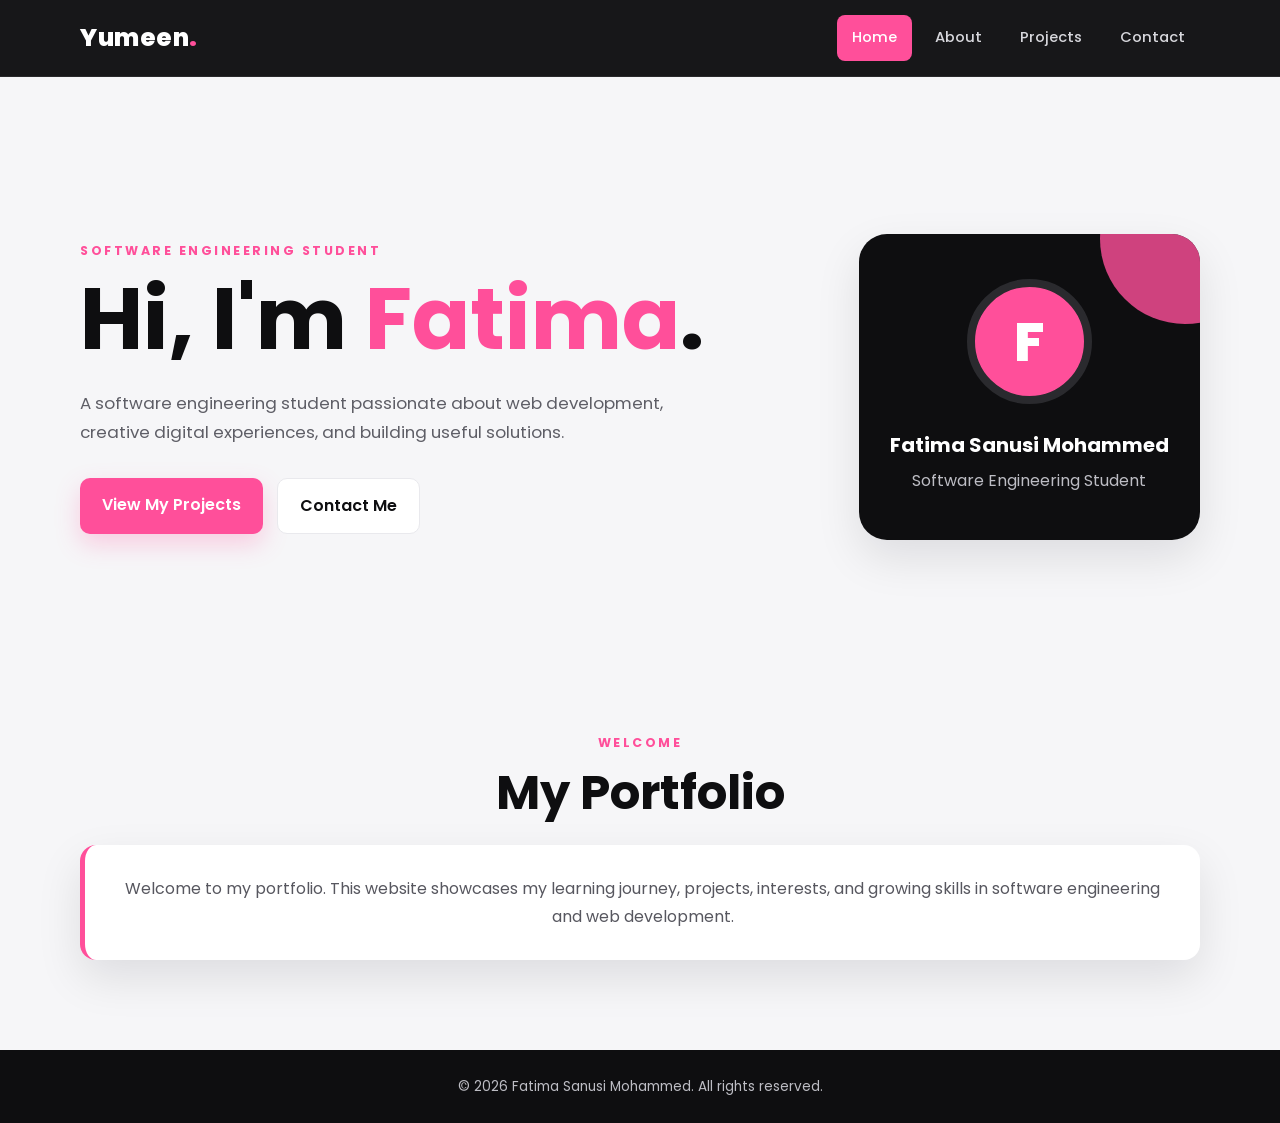
<file: index.html>
<!DOCTYPE html>
<html lang="en">
<head>
    <meta charset="UTF-8">
    <meta name="viewport" content="width=device-width, initial-scale=1.0">
    <meta name="description" content="Fatima Sanusi Mohammed's software engineering portfolio.">
    <title>Fatima | Portfolio</title>
    <link rel="stylesheet" href="css/style.css">
</head>
<body>
    <header class="site-header">
        <div class="container nav-wrap">
            <a class="logo" href="index.html">Yumeen<span>.</span></a>
            <button class="menu-toggle" aria-label="Toggle navigation">☰</button>
            <nav class="navbar">
                <a class="active" href="index.html">Home</a>
                <a href="about.html">About</a>
                <a href="projects.html">Projects</a>
                 <a href="contact.html">Contact</a>
            </nav>
        </div>
    </header>

    <main>
        <section class="hero container">
            <div class="hero-content">
                <p class="eyebrow">SOFTWARE ENGINEERING STUDENT</p>
                <h1>Hi, I'm <span>Fatima</span>.</h1>
                <p class="hero-text">A software engineering student passionate about web development, creative digital experiences, and building useful solutions.</p>
                <div class="hero-buttons">
                    <a class="btn primary" href="projects.html">View My Projects</a>
                    <a class="btn secondary" href="contact.html">Contact Me</a>
                </div>
            </div>
            <div class="hero-card">
                <div class="profile-circle">F</div>
                <h2>Fatima Sanusi Mohammed</h2>
                <p>Software Engineering Student</p>
            </div>
        </section>

        <section class="section container">
            <div class="section-heading">
                <p class="eyebrow">WELCOME</p>
                <h2>My Portfolio</h2>
            </div>
            <div class="info-card">
                <p>Welcome to my portfolio. This website showcases my learning journey, projects, interests, and growing skills in software engineering and web development.</p>
            </div>
        </section>
    </main>

    <footer>
        <p>&copy; 2026 Fatima Sanusi Mohammed. All rights reserved.</p>
    </footer>
    <script src="js/app.js"></script>
</body>
</html>
</file>
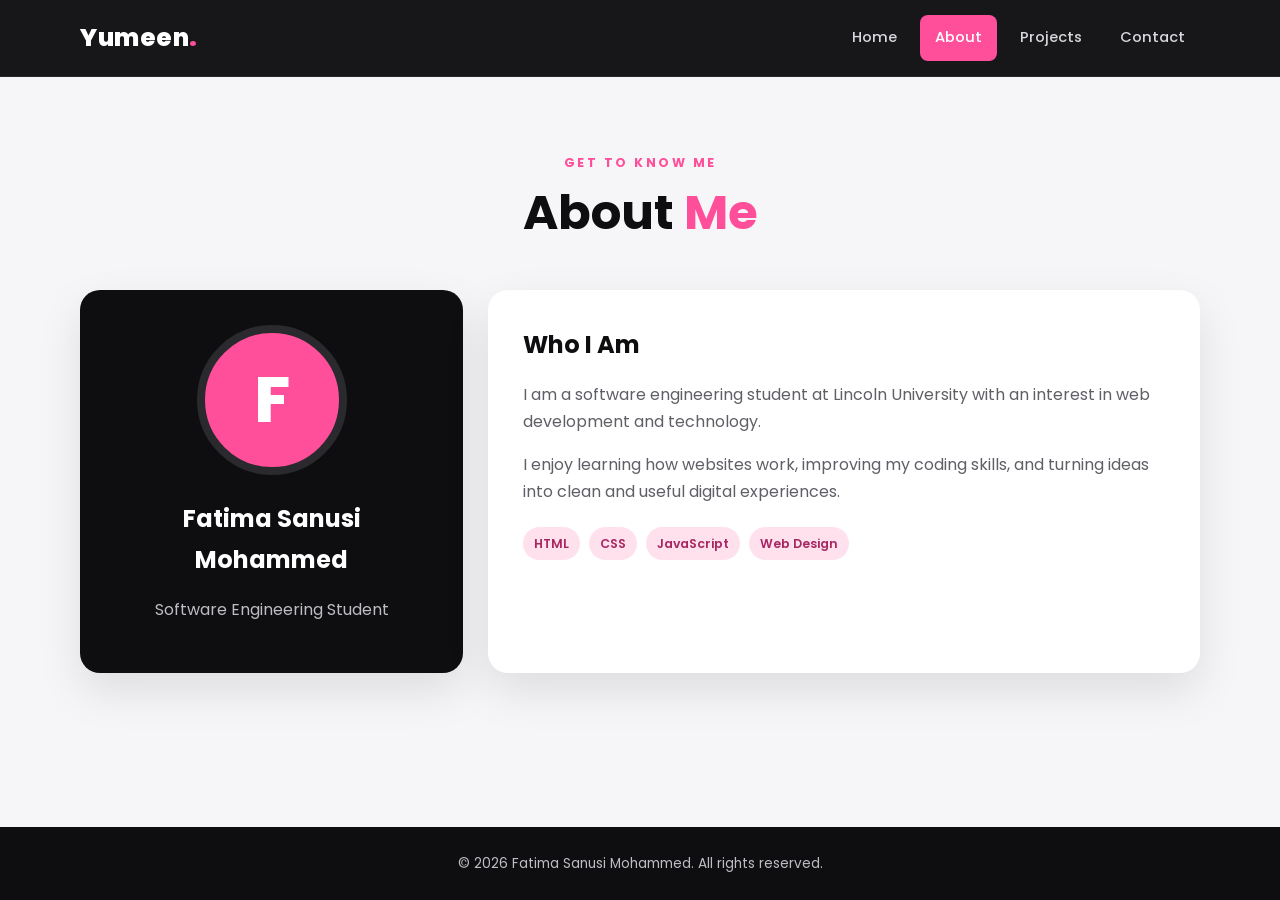
<file: about.html>
<!DOCTYPE html>
<html lang="en">
<head>
    <meta charset="UTF-8">
    <meta name="viewport" content="width=device-width, initial-scale=1.0">
    <title>About | Fatima</title>
    <link rel="stylesheet" href="css/style.css">
</head>
<body>
    <header class="site-header">
        <div class="container nav-wrap">
            <a class="logo" href="index.html">Yumeen<span>.</span></a>
            <button class="menu-toggle" aria-label="Toggle navigation">☰</button>
            <nav class="navbar">
                <a href="index.html">Home</a>
                <a class="active" href="about.html">About</a>
                <a href="projects.html">Projects</a>
                <a href="contact.html">Contact</a>
            </nav>
        </div>
    </header>

    <main class="container page">
        <section class="page-heading">
            <p class="eyebrow">GET TO KNOW ME</p>
            <h1>About <span>Me</span></h1>
        </section>

        <section class="about-grid">
            <div class="about-card highlight">
                <div class="profile-circle large">F</div>
                <h2>Fatima Sanusi Mohammed</h2>
                <p>Software Engineering Student</p>
            </div>
            <div class="about-card">
                <h2>Who I Am</h2>
                <p>I am a software engineering student at Lincoln University with an interest in web development and technology.</p>
                <p>I enjoy learning how websites work, improving my coding skills, and turning ideas into clean and useful digital experiences.</p>
                <div class="skills">
                    <span>HTML</span><span>CSS</span><span>JavaScript</span><span>Web Design</span>
                </div>
            </div>
        </section>
    </main>

    <footer>
        <p>&copy; 2026 Fatima Sanusi Mohammed. All rights reserved.</p>
    </footer>
    <script src="js/app.js"></script>
</body>
</html>
</file>
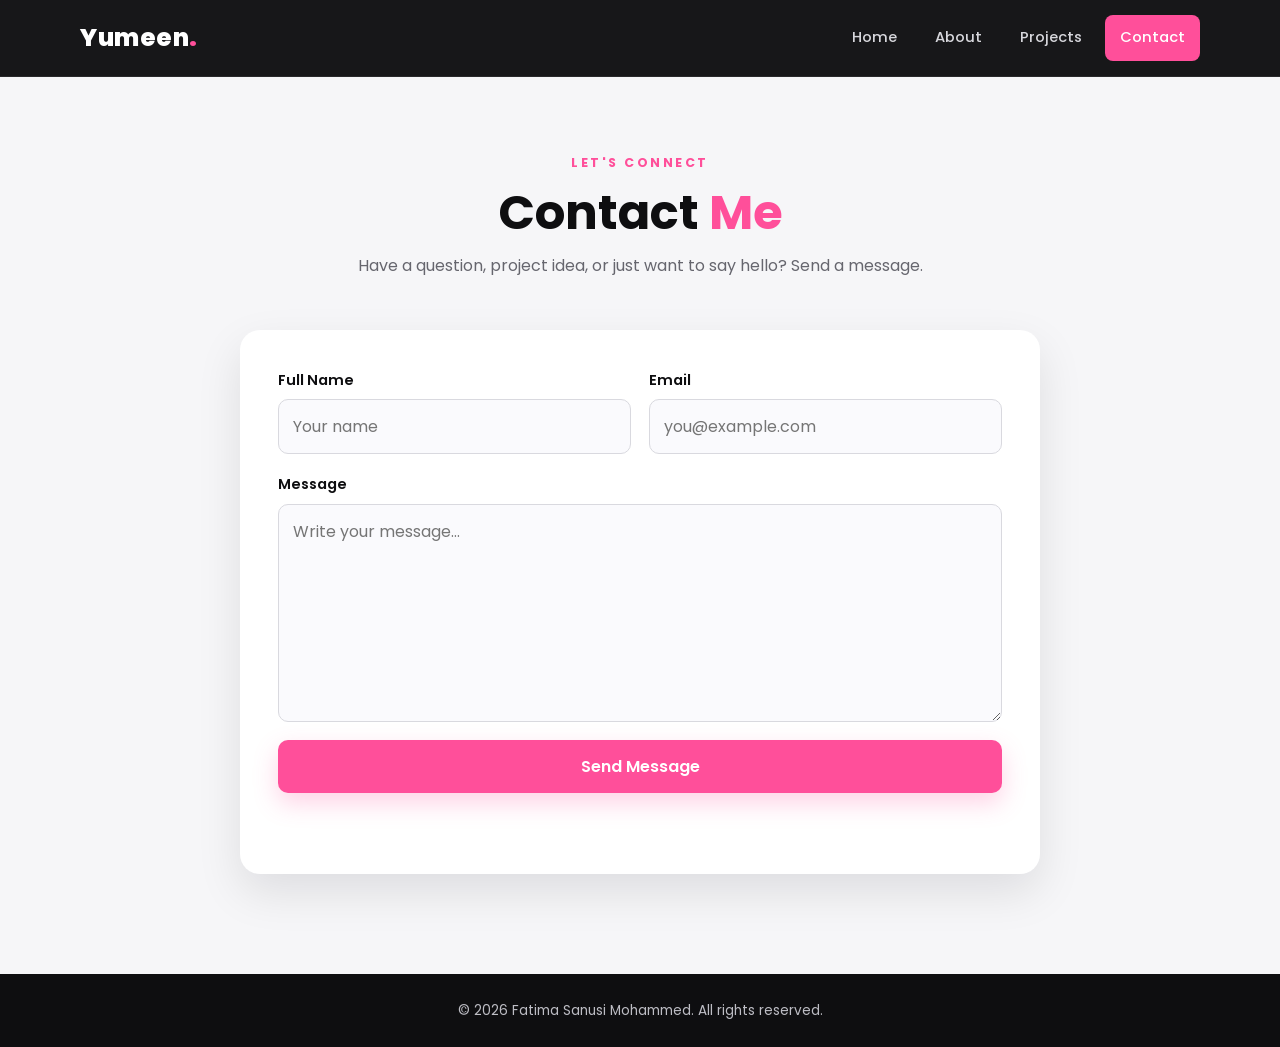
<file: contact.html>
<!DOCTYPE html>
<html lang="en">
<head>
    <meta charset="UTF-8">
    <meta name="viewport" content="width=device-width, initial-scale=1.0">
    <title>Contact | Fatima</title>
    <link rel="stylesheet" href="css/style.css">
</head>
<body>
    <header class="site-header">
        <div class="container nav-wrap">
            <a class="logo" href="index.html">Yumeen<span>.</span></a>
            <button class="menu-toggle" aria-label="Toggle navigation">☰</button>
            <nav class="navbar">
                <a href="index.html">Home</a>
                <a href="about.html">About</a>
                <a href="projects.html">Projects</a>
                <a class="active" href="contact.html">Contact</a>
            </nav>
        </div>
    </header>

    <main class="container page">
        <section class="page-heading">
            <p class="eyebrow">LET'S CONNECT</p>
            <h1>Contact <span>Me</span></h1>
            <p>Have a question, project idea, or just want to say hello? Send a message.</p>
        </section>

        <section class="contact-box">
            <form id="contactForm">
                <div class="form-row">
                    <div class="field">
                        <label for="fullname">Full Name</label>
                        <input type="text" id="fullname" name="fullname" placeholder="Your name" required>
                    </div>
                    <div class="field">
                        <label for="email">Email</label>
                        <input type="email" id="email" name="email" placeholder="you@example.com" required>
                    </div>
                </div>
                <div class="field">
                    <label for="message">Message</label>
                    <textarea id="message" name="message" rows="7" placeholder="Write your message..." required></textarea>
                </div>
                <button class="btn primary" type="submit">Send Message</button>
                <p id="formMessage" class="form-message"></p>
            </form>
        </section>
    </main>

    <footer>
        <p>&copy; 2026 Fatima Sanusi Mohammed. All rights reserved.</p>
    </footer>
    <script src="js/app.js"></script>
</body>
</html>
</file>
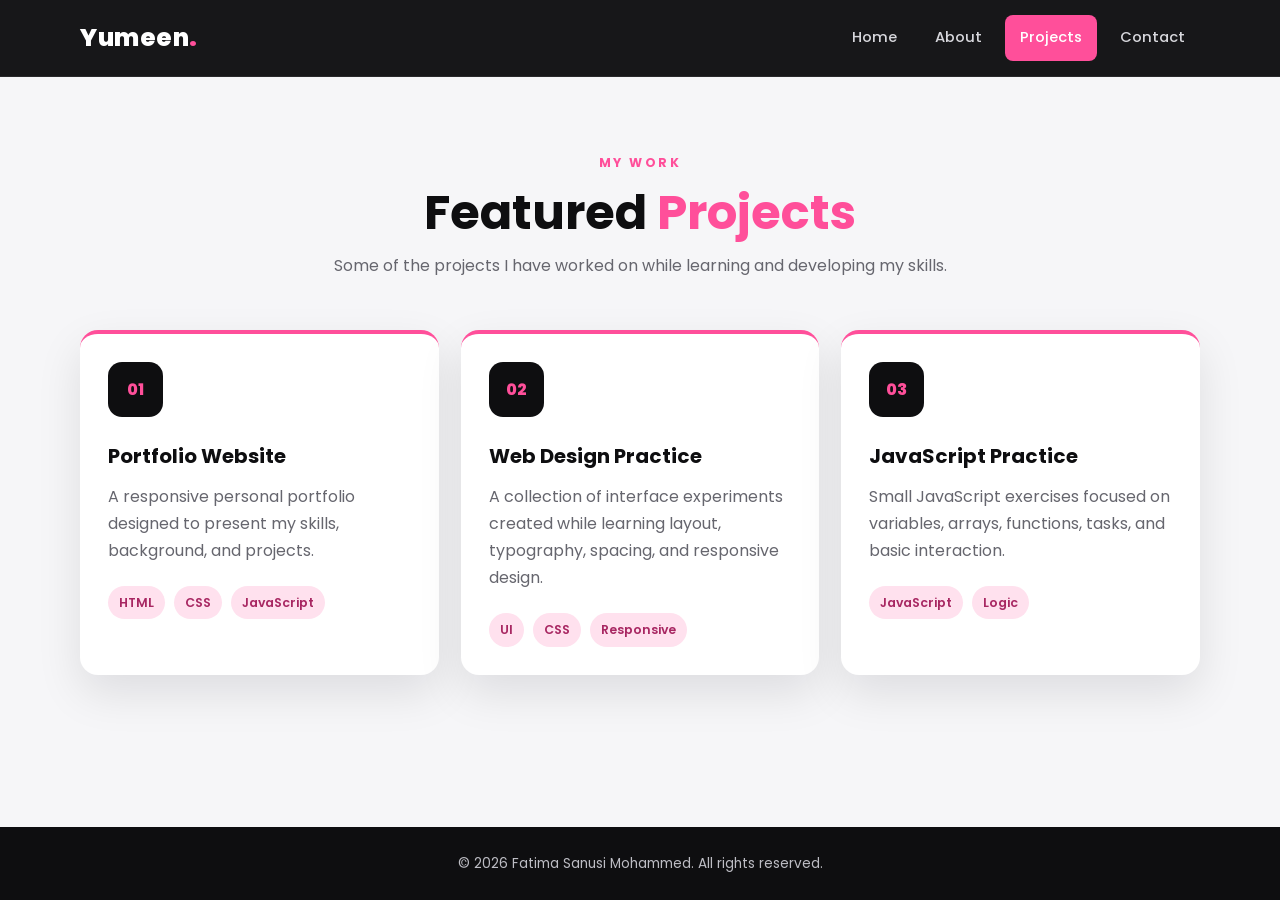
<file: projects.html>
<!DOCTYPE html>
<html lang="en">
<head>
    <meta charset="UTF-8">
    <meta name="viewport" content="width=device-width, initial-scale=1.0">
    <title>Projects | Fatima</title>
    <link rel="stylesheet" href="css/style.css">
</head>
<body>
    <header class="site-header">
        <div class="container nav-wrap">
            <a class="logo" href="index.html">Yumeen<span>.</span></a>
            <button class="menu-toggle" aria-label="Toggle navigation">☰</button>
            <nav class="navbar">
                <a href="index.html">Home</a>
                <a href="about.html">About</a>
                <a class="active" href="projects.html">Projects</a>
                <a href="contact.html">Contact</a>
            </nav>
        </div>
    </header>

    <main class="container page">
        <section class="page-heading">
            <p class="eyebrow">MY WORK</p>
            <h1>Featured <span>Projects</span></h1>
            <p>Some of the projects I have worked on while learning and developing my skills.</p>
        </section>

        <section class="project-grid">
            <article class="project-card">
                <div class="project-icon">01</div>
                <div>
                    <h2>Portfolio Website</h2>
                    <p>A responsive personal portfolio designed to present my skills, background, and projects.</p>
                    <div class="tags"><span>HTML</span><span>CSS</span><span>JavaScript</span></div>
                </div>
            </article>
            <article class="project-card">
                <div class="project-icon">02</div>
                <div>
                    <h2>Web Design Practice</h2>
                    <p>A collection of interface experiments created while learning layout, typography, spacing, and responsive design.</p>
                    <div class="tags"><span>UI</span><span>CSS</span><span>Responsive</span></div>
                </div>
            </article>
            <article class="project-card">
                <div class="project-icon">03</div>
                <div>
                    <h2>JavaScript Practice</h2>
                    <p>Small JavaScript exercises focused on variables, arrays, functions, tasks, and basic interaction.</p>
                    <div class="tags"><span>JavaScript</span><span>Logic</span></div>
                </div>
            </article>
        </section>
    </main>

    <footer>
        <p>&copy; 2026 Fatima Sanusi Mohammed. All rights reserved.</p>
    </footer>
    <script src="js/app.js"></script>
</body>
</html>
</file>
<file: css/style.css>
@import url('https://fonts.googleapis.com/css2?family=Poppins:wght@400;500;600;700;800&display=swap');

:root {
    --black: #0e0e10;
    --dark: #17171a;
    --grey: #9b9ba3;
    --light-grey: #e9e9ed;
    --white: #ffffff;
    --pink: #ff4f9a;
    --pink-dark: #d9367d;
    --pink-soft: #ffe1ee;
    --shadow: 0 18px 45px rgba(14, 14, 16, 0.10);
}

* {
    box-sizing: border-box;
    margin: 0;
    padding: 0;
}

html {
    scroll-behavior: smooth;
}

body {
    font-family: 'Poppins', Arial, sans-serif;
    background: #f6f6f8;
    color: var(--black);
    line-height: 1.7;
}

a {
    color: inherit;
    text-decoration: none;
}

.container {
    width: min(1120px, 92%);
    margin: 0 auto;
}

.site-header {
    position: sticky;
    top: 0;
    z-index: 100;
    background: rgba(14, 14, 16, 0.96);
    border-bottom: 1px solid rgba(255,255,255,0.08);
    backdrop-filter: blur(10px);
}

.nav-wrap {
    min-height: 76px;
    display: flex;
    align-items: center;
    justify-content: space-between;
    gap: 30px;
}

.logo {
    color: var(--white);
    font-size: 1.55rem;
    font-weight: 800;
    letter-spacing: 0.5px;
}

.logo span, h1 span, .eyebrow {
    color: var(--pink);
}

.navbar {
    display: flex;
    align-items: center;
    gap: 8px;
}

.navbar a {
    color: #d7d7dc;
    padding: 10px 15px;
    border-radius: 8px;
    font-size: 0.92rem;
    font-weight: 500;
    transition: 0.25s ease;
}

.navbar a:hover,
.navbar a.active {
    color: var(--white);
    background: var(--pink);
}

.menu-toggle {
    display: none;
    border: 0;
    background: transparent;
    color: white;
    font-size: 1.6rem;
    cursor: pointer;
}

.hero {
    min-height: 620px;
    display: grid;
    grid-template-columns: 1.35fr 0.65fr;
    align-items: center;
    gap: 70px;
    padding-top: 65px;
    padding-bottom: 65px;
}

.eyebrow {
    font-size: 0.78rem;
    font-weight: 700;
    letter-spacing: 2.5px;
    margin-bottom: 12px;
}

.hero h1 {
    font-size: clamp(3rem, 7vw, 5.4rem);
    line-height: 1.05;
    margin-bottom: 25px;
}

.hero-text {
    max-width: 650px;
    color: #5e5e66;
    font-size: 1.05rem;
}

.hero-buttons {
    display: flex;
    flex-wrap: wrap;
    gap: 14px;
    margin-top: 32px;
}

.btn {
    display: inline-block;
    border: 0;
    border-radius: 10px;
    padding: 13px 22px;
    font: inherit;
    font-weight: 600;
    cursor: pointer;
    transition: transform 0.2s ease, box-shadow 0.2s ease, background 0.2s ease;
}

.btn:hover {
    transform: translateY(-2px);
}

.btn.primary {
    color: var(--white);
    background: var(--pink);
    box-shadow: 0 10px 25px rgba(255, 79, 154, 0.25);
}

.btn.primary:hover {
    background: var(--pink-dark);
}

.btn.secondary {
    color: var(--black);
    background: var(--white);
    border: 1px solid var(--light-grey);
}

.hero-card {
    background: var(--black);
    color: var(--white);
    border-radius: 28px;
    padding: 45px 30px;
    text-align: center;
    box-shadow: var(--shadow);
    position: relative;
    overflow: hidden;
}

.hero-card::before {
    content: "";
    position: absolute;
    width: 170px;
    height: 170px;
    background: var(--pink);
    border-radius: 50%;
    top: -80px;
    right: -70px;
    opacity: 0.8;
}

.profile-circle {
    width: 125px;
    height: 125px;
    margin: 0 auto 24px;
    display: grid;
    place-items: center;
    border-radius: 50%;
    background: var(--pink);
    color: var(--white);
    border: 8px solid #2a2a2e;
    font-size: 3.4rem;
    font-weight: 800;
    position: relative;
}

.profile-circle.large {
    width: 150px;
    height: 150px;
    font-size: 4rem;
}

.hero-card h2 {
    font-size: 1.25rem;
    margin-bottom: 5px;
}

.hero-card p {
    color: #bdbdc4;
}

.section {
    padding: 35px 0 90px;
}

.section-heading {
    text-align: center;
    margin-bottom: 25px;
}

.section-heading h2,
.page-heading h1 {
    font-size: clamp(2rem, 4vw, 3rem);
    line-height: 1.15;
}

.info-card {
    background: var(--white);
    border-left: 5px solid var(--pink);
    padding: 30px;
    border-radius: 16px;
    box-shadow: var(--shadow);
    color: #57575f;
    text-align: center;
}

.page {
    padding-top: 75px;
    padding-bottom: 100px;
    min-height: calc(100vh - 150px);
}

.page-heading {
    text-align: center;
    max-width: 720px;
    margin: 0 auto 50px;
}

.page-heading p:last-child {
    margin-top: 12px;
    color: #66666e;
}

.about-grid {
    display: grid;
    grid-template-columns: 0.7fr 1.3fr;
    gap: 25px;
}

.about-card {
    background: var(--white);
    border-radius: 20px;
    padding: 35px;
    box-shadow: var(--shadow);
}

.about-card h2 {
    margin-bottom: 15px;
}

.about-card p {
    color: #5f5f67;
    margin-bottom: 15px;
}

.about-card.highlight {
    background: var(--black);
    color: var(--white);
    text-align: center;
}

.about-card.highlight p {
    color: #bdbdc4;
}

.skills,
.tags {
    display: flex;
    flex-wrap: wrap;
    gap: 9px;
    margin-top: 22px;
}

.skills span,
.tags span {
    background: var(--pink-soft);
    color: #a82762;
    padding: 6px 11px;
    border-radius: 999px;
    font-size: 0.78rem;
    font-weight: 600;
}

.project-grid {
    display: grid;
    grid-template-columns: repeat(3, 1fr);
    gap: 22px;
}

.project-card {
    background: var(--white);
    border-radius: 18px;
    padding: 28px;
    box-shadow: var(--shadow);
    border-top: 4px solid var(--pink);
    transition: transform 0.25s ease;
}

.project-card:hover {
    transform: translateY(-6px);
}

.project-icon {
    width: 55px;
    height: 55px;
    display: grid;
    place-items: center;
    border-radius: 14px;
    background: var(--black);
    color: var(--pink);
    font-weight: 800;
    margin-bottom: 22px;
}

.project-card h2 {
    font-size: 1.25rem;
    margin-bottom: 10px;
}

.project-card p {
    color: #66666e;
}

.contact-box {
    max-width: 800px;
    margin: auto;
    background: var(--white);
    padding: 38px;
    border-radius: 20px;
    box-shadow: var(--shadow);
}

form {
    display: flex;
    flex-direction: column;
    gap: 18px;
}

.form-row {
    display: grid;
    grid-template-columns: 1fr 1fr;
    gap: 18px;
}

.field {
    display: flex;
    flex-direction: column;
    gap: 7px;
}

label {
    font-weight: 600;
    font-size: 0.9rem;
}

input,
textarea {
    width: 100%;
    border: 1px solid #d9d9df;
    background: #fafafd;
    border-radius: 10px;
    padding: 13px 14px;
    font: inherit;
    color: var(--black);
    outline: none;
    transition: 0.2s ease;
}

input:focus,
textarea:focus {
    border-color: var(--pink);
    box-shadow: 0 0 0 3px var(--pink-soft);
}

textarea {
    resize: vertical;
}

.form-message {
    color: var(--pink-dark);
    font-weight: 600;
    min-height: 25px;
}

footer {
    background: var(--black);
    color: #bdbdc4;
    text-align: center;
    padding: 25px;
    font-size: 0.85rem;
}

@media (max-width: 800px) {
    .menu-toggle {
        display: block;
    }

    .navbar {
        display: none;
        position: absolute;
        top: 76px;
        left: 0;
        right: 0;
        padding: 15px 4%;
        background: var(--black);
        flex-direction: column;
        align-items: stretch;
    }

    .navbar.open {
        display: flex;
    }

    .navbar a {
        text-align: center;
    }

    .hero {
        grid-template-columns: 1fr;
        gap: 40px;
        text-align: center;
        min-height: auto;
    }

    .hero-text {
        margin: auto;
    }

    .hero-buttons {
        justify-content: center;
    }

    .about-grid {
        grid-template-columns: 1fr;
    }

    .project-grid {
        grid-template-columns: 1fr;
    }
}

@media (max-width: 520px) {
    .hero {
        padding-top: 45px;
    }

    .hero h1 {
        font-size: 3rem;
    }

    .form-row {
        grid-template-columns: 1fr;
    }

    .contact-box,
    .about-card {
        padding: 25px;
    }
}
</file>
